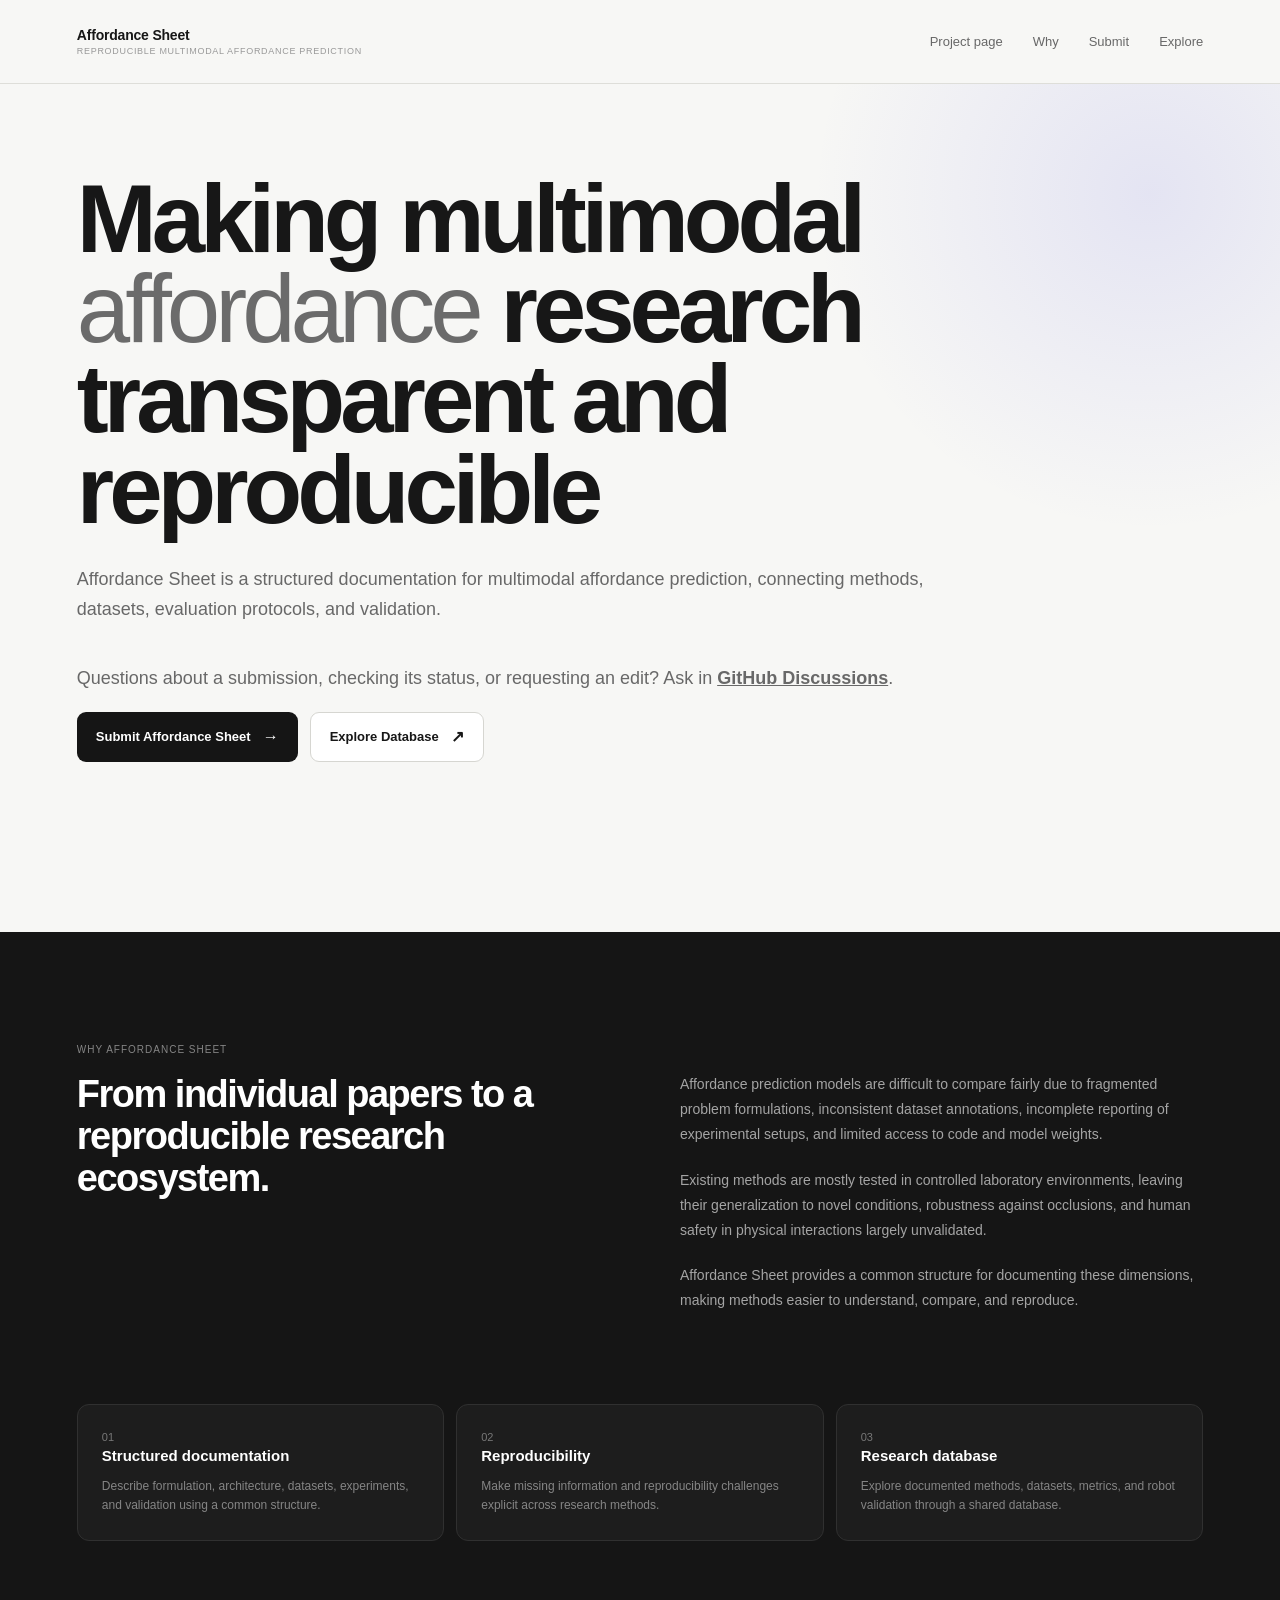
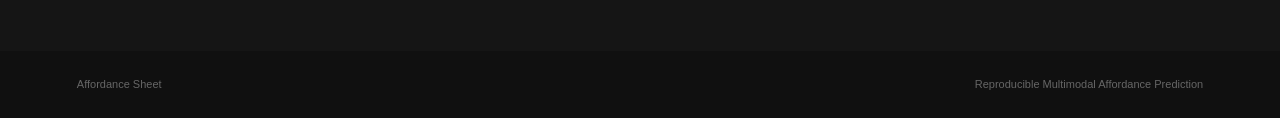
<file: docs/aff_sheet.html>
<!DOCTYPE html>
<html lang="en">

<head>
    <meta charset="UTF-8">

    <meta
        name="viewport"
        content="width=device-width, initial-scale=1.0"
    >

    <meta
        name="description"
        content="Affordance Sheet — a documentation and reproducibility platform for multimodal affordance prediction."
    >

    <title>Affordance Sheet</title>

    <link rel="stylesheet" href="css/aff_sheet.css">
</head>


<body>

    <!-- ================================
         NAVIGATION
    ================================= -->

    <header class="navbar">

        <div class="logo-text">

            <strong>Affordance Sheet</strong>

            <span>Reproducible Multimodal Affordance Prediction</span>

        </div>

        <nav class="nav-links">

            <a href="index.html">Project page</a>
            
            <a href="aff_sheet.html#about">Why</a>

            <a href="submit.html">Submit</a>

            <a href="explore.html">Explore</a>

        </nav>

    </header>



    <!-- ================================
         MAIN
    ================================= -->

    <main>


        <!-- ============================
             HERO
        ============================= -->

        <section class="hero">

            <div class="hero-background"></div>

            <div class="hero-content">

                <h1>
                    Making multimodal
                    <span>affordance</span>
                    research transparent and reproducible
                </h1>


                <p class="hero-description">
                    Affordance Sheet is a structured documentation
                    for multimodal affordance prediction,
                    connecting methods, datasets, evaluation
                    protocols, and validation.
                </p>

                <p class="hero-description discussion-note">
                    Questions about a submission, checking its status, or requesting an edit?
                    Ask in <a href="https://github.com/apicis/aff-sheet/discussions" target="_blank" rel="noopener noreferrer">GitHub Discussions</a>.
                </p>


                <div class="hero-actions">

                    <a
                        href="submit.html"
                        class="button button-primary"
                    >

                        <span>
                            Submit Affordance Sheet
                        </span>

                        <span class="button-arrow">
                            →
                        </span>

                    </a>


                    <a
                        href="explore.html"
                        class="button button-secondary"
                    >

                        <span>
                            Explore Database
                        </span>

                        <span class="button-arrow">
                            ↗
                        </span>

                    </a>
                </div>

            </div>

        </section>



        <!-- ================================
             ABOUT
        ================================= -->

        <section
            class="about"
            id="about"
        >

            <div class="container">


                <div class="about-grid">


                    <div class="about-heading">

                        <span class="section-label">
                            Why Affordance Sheet
                        </span>

                        <h2>

                            From individual papers
                            to a reproducible
                            research ecosystem.

                        </h2>

                    </div>


                    <div class="about-description">

                        <p>
                            Affordance prediction models are difficult to compare fairly due to fragmented 
                            problem formulations, inconsistent dataset annotations, incomplete reporting of 
                            experimental setups, and limited access to code and model weights.
                        </p>

                        <p>                           
                            Existing methods are mostly tested in controlled laboratory environments, 
                            leaving their generalization to novel conditions, robustness against occlusions, 
                            and human safety in physical interactions largely unvalidated.
                        </p>

                        <p>
                            Affordance Sheet provides a common
                            structure for documenting these
                            dimensions, making methods easier to
                            understand, compare, and reproduce.
                        </p>

                    </div>

                </div>



                <!-- ====================
                     FRAMEWORK
                ===================== -->

                <div
                    class="features"
                    id="framework"
                >


                    <article class="feature">

                        <span class="feature-number">
                            01
                        </span>

                        <h3>
                            Structured documentation
                        </h3>

                        <p>

                            Describe formulation, architecture,
                            datasets, experiments, and validation
                            using a common structure.

                        </p>

                    </article>


                    <article class="feature">

                        <span class="feature-number">
                            02
                        </span>

                        <h3>
                            Reproducibility
                        </h3>

                        <p>

                            Make missing information and
                            reproducibility challenges explicit
                            across research methods.

                        </p>

                    </article>


                    <article class="feature">

                        <span class="feature-number">
                            03
                        </span>

                        <h3>
                            Research database
                        </h3>

                        <p>

                            Explore documented methods, datasets,
                            metrics, and robot validation through
                            a shared database.

                        </p>

                    </article>


                </div>

            </div>

        </section>

    </main>



    <!-- ================================
         FOOTER
    ================================= -->

    <footer>

        <div class="container footer-content">

            <span>
                Affordance Sheet
            </span>

            <span>
                Reproducible Multimodal Affordance Prediction
            </span>

        </div>

    </footer>


</body>

</html>
</file>
<file: docs/css/aff_sheet.css>
/* =========================================
   VARIABLES
========================================= */

:root {

    --background: #f7f7f5;

    --surface: #ffffff;

    --dark: #151515;

    --dark-soft: #1d1d1d;

    --text: #171717;

    --text-secondary: #686868;

    --text-muted: #999999;

    --border: #deded9;

    --border-light: #eeeeea;

    --blue: #2563eb;

    --blue-light: #dbeafe;

    --blue-dark: #1d4ed8;

    --accent: #5b5ce2;

    --accent-soft: #eeeeff;

    --max-width: 1150px;

}



/* =========================================
   RESET
========================================= */

* {

    margin: 0;

    padding: 0;

    box-sizing: border-box;

}


html {

    scroll-behavior: smooth;

}


body {

    min-height: 100vh;

    background: var(--background);

    color: var(--text);

    font-family:
        Inter,
        -apple-system,
        BlinkMacSystemFont,
        "Segoe UI",
        sans-serif;

    line-height: 1.5;

}


a {

    color: inherit;

    text-decoration: none;

}


button,
input,
textarea,
select {

    font: inherit;

}



/* =========================================
   CONTAINER
========================================= */

.container {

    width: min(
        calc(100% - 12vw),
        var(--max-width)
    );

    margin: 0 auto;

}



/* =========================================
   NAVIGATION
========================================= */

.navbar {

    height: 84px;

    padding: 0 6vw;

    display: flex;

    align-items: center;

    justify-content: space-between;

    border-bottom: 1px solid var(--border);

    background: rgba(
        247,
        247,
        245,
        0.92
    );

    backdrop-filter: blur(12px);

    position: relative;

    z-index: 10;

}


.logo {

    display: flex;

    align-items: center;

    gap: 12px;

}


.logo-mark {

    width: 36px;

    height: 36px;

    display: flex;

    align-items: center;

    justify-content: center;

    border-radius: 10px;

    background: var(--dark);

    color: white;

    font-size: 14px;

    font-weight: 700;

}


.logo-text {

    display: flex;

    flex-direction: column;

    line-height: 1.15;

}


.logo-text strong {

    font-size: 14px;

    letter-spacing: -0.2px;

}


.logo-text span {

    margin-top: 3px;

    color: var(--text-muted);

    font-size: 9px;

    font-weight: 500;

    text-transform: uppercase;

    letter-spacing: 0.7px;

}


.nav-links {

    display: flex;

    align-items: center;

    gap: 30px;

    color: var(--text-secondary);

    font-size: 13px;

}


.nav-links a {

    transition:
        color 0.2s ease;

}


.nav-links a:hover {

    color: var(--text);

}



/* =========================================
   HERO
========================================= */

.hero {

    min-height:
        calc(100vh - 84px);

    padding:
        90px 6vw 100px;

    display: flex;

    align-items: center;

    position: relative;

    overflow: hidden;

}


.hero-background {

    position: absolute;

    width: 700px;

    height: 700px;

    right: -220px;

    top: -240px;

    border-radius: 50%;

    background:
        radial-gradient(
            circle,
            rgba(
                91,
                92,
                226,
                0.12
            ),
            transparent 68%
        );

    pointer-events: none;

}


.hero-content {

    width: 100%;

    max-width: var(--max-width);

    margin: 0 auto;

    position: relative;

    z-index: 2;

}


.hero-label {

    display: inline-flex;

    align-items: center;

    gap: 8px;

    margin-bottom: 28px;

    padding:
        7px 11px;

    border: 1px solid var(--border);

    border-radius: 30px;

    background: var(--surface);

    color: var(--text-secondary);

    font-size: 11px;

    font-weight: 600;

}


.hero-label-dot {

    width: 6px;

    height: 6px;

    border-radius: 50%;

    background: var(--accent);

}


.hero h1 {

    max-width: 900px;

    margin-bottom: 30px;

    font-size:
        clamp(
            52px,
            8vw,
            96px
        );

    line-height: 0.94;

    letter-spacing: -5px;

    font-weight: 700;

}


.hero h1 span {

    color: #6b6b6b;

    font-weight: 400;

}


.hero-description {

    max-width: 850px;

    margin-bottom: 40px;

    color: var(--text-secondary);

    font-size: 18px;

    line-height: 1.65;

}



/* =========================================
   BUTTONS
========================================= */

.hero-actions {

    display: flex;

    align-items: center;

    gap: 12px;

    margin-bottom: 70px;

}


.button {

    min-height: 50px;

    padding:
        0 19px;

    display: inline-flex;

    align-items: center;

    justify-content: center;

    gap: 12px;

    border-radius: 9px;

    font-size: 13px;

    font-weight: 600;

    transition:
        transform 0.2s ease,
        background 0.2s ease,
        border-color 0.2s ease;

}


.button:hover {

    transform: translateY(-2px);

}


.button-primary {

    background: var(--dark);

    color: white;

}


.button-primary:hover {

    background: #303030;

}


.button-secondary {

    border: 1px solid #d6d6d1;

    background: white;

    color: var(--text);

}


.button-secondary:hover {

    border-color: #aaa;

}


.button-arrow {

    font-size: 16px;

}



/* =========================================
   STATISTICS
========================================= */

.stats {

    max-width: 850px;

    display: grid;

    grid-template-columns:
        repeat(4, 1fr);

    border-top: 1px solid var(--border);

    border-bottom: 1px solid var(--border);

}


.stat {

    padding:
        22px 20px 22px 0;

    border-right: 1px solid var(--border);

}


.stat:not(:first-child) {

    padding-left: 20px;

}


.stat:last-child {

    border-right: none;

}


.stat strong {

    display: block;

    margin-bottom: 3px;

    font-size: 26px;

    line-height: 1;

    letter-spacing: -1px;

}


.stat span {

    color: var(--text-muted);

    font-size: 10px;

    text-transform: uppercase;

    letter-spacing: 0.7px;

}



/* =========================================
   ABOUT
========================================= */

.about {

    padding:
        110px 0;

    background: var(--dark);

    color: white;

}


.about-grid {

    display: grid;

    grid-template-columns:
        1fr 1fr;

    gap: 80px;

}


.section-label {

    display: block;

    margin-bottom: 17px;

    color: #858585;

    font-size: 10px;

    text-transform: uppercase;

    letter-spacing: 1px;

}


.about-heading h2 {

    max-width: 650px;

    font-size: 38px;

    line-height: 1.1;

    letter-spacing: -1.5px;

}


.about-description {

    padding-top: 30px;

}


.about-description p {

    max-width: 650px;

    margin-bottom: 20px;

    color: #a4a4a4;

    font-size: 14px;

    line-height: 1.8;

}



/* =========================================
   FEATURES
========================================= */

.features {

    display: grid;

    grid-template-columns:
        repeat(3, 1fr);

    gap: 12px;

    margin-top: 70px;

}


.feature {

    padding: 24px;

    border: 1px solid #303030;

    border-radius: 12px;

    background: var(--dark-soft);

}


.feature-number {

    display: block;

    margin-bottom: 0;

    color: #777;

    font-size: 11px;

}


.feature h3 {

    margin-bottom: 9px;

    font-size: 15px;

}


.feature p {

    color: #858585;

    font-size: 12px;

    line-height: 1.65;

}



/* =========================================
   FOOTER
========================================= */

footer {

    padding:
        25px 0;

    background: #101010;

    color: #666;

    font-size: 11px;

}


.footer-content {

    display: flex;

    align-items: center;

    justify-content: space-between;

}



/* =========================================
   RESPONSIVE
========================================= */

@media (max-width: 800px) {


    .navbar {

        padding: 0 5vw;

    }


    .nav-links {

        display: none;

    }


    .hero {

        padding:
            70px 5vw 80px;

    }


    .hero h1 {

        font-size: 58px;

        letter-spacing: -3px;

    }


    .hero-description {

        font-size: 16px;

    }


    .stats {

        grid-template-columns:
            repeat(2, 1fr);

    }


    .stat {

        border-bottom: 1px solid var(--border);

    }


    .stat:nth-child(2) {

        border-right: none;

    }


    .stat:nth-child(3),
    .stat:nth-child(4) {

        border-bottom: none;

    }


    .about {

        padding:
            80px 0;

    }


    .about-grid {

        grid-template-columns: 1fr;

        gap: 20px;

    }


    .about-description {

        padding-top: 0;

    }


    .features {

        grid-template-columns: 1fr;

    }

}



@media (max-width: 500px) {


    .hero h1 {

        font-size: 47px;

        letter-spacing: -2.5px;

    }


    .hero-actions {

        flex-direction: column;

        align-items: stretch;

    }


    .button {

        width: 100%;

    }


    .stats {

        grid-template-columns: 1fr;

    }


    .stat {

        border-right: none;

        border-bottom: 1px solid var(--border);

    }


    .stat:not(:first-child) {

        padding-left: 0;

    }


    .stat:last-child {

        border-bottom: none;

    }


    .footer-content {

        flex-direction: column;

        align-items: flex-start;

        gap: 8px;

    }

}

/* =========================================
   EXPLORE PAGE
========================================= */

        .explore-page {

            min-height: 100vh;

            padding: 70px 6vw 90px;

            background: var(--background);

        }


        .explore-container {

            width: min(
                100%,
                var(--max-width)
            );

            margin: 0 auto;

        }


        .explore-header {

            margin-bottom: 35px;

        }


        .explore-label {

            display: inline-block;

            margin-bottom: 14px;

            color: var(--blue);

            font-size: 11px;

            font-weight: 700;

            text-transform: uppercase;

            letter-spacing: 1px;

        }


        .explore-header h1 {

            margin-bottom: 15px;

            color: var(--dark);

            font-size: clamp(
                40px,
                6vw,
                64px
            );

            line-height: 1;

            letter-spacing: -3px;

        }


        .explore-header p {

            max-width: 850px;

            color: var(--text-secondary);

            font-size: 16px;

            line-height: 1.7;

        }


        .catalogue {

            width: 100%;

            border:
                1px solid var(--border);

            border-radius: 8px;

            background: white;

            box-shadow:
                0 10px 40px
                rgba(71, 88, 140, 0.08);

        }


        .catalogue-toolbar {

            padding: 24px;

            border-bottom: 1px solid var(--border);

        }


        .catalogue-toolbar h2 {

            margin-bottom: 18px;

            color: var(--dark);

            font-size: 24px;

        }


        .catalogue-filters {

            display: grid;

            grid-template-columns: minmax(220px, 2fr) repeat(3, minmax(145px, 1fr)) auto;

            gap: 12px;

            align-items: end;

        }


        .catalogue-filters label {

            display: grid;

            gap: 6px;

            color: var(--text-secondary);

            font-size: 12px;

            font-weight: 700;

        }


        .catalogue-filters input,
        .catalogue-filters select {

            width: 100%;

            min-height: 42px;

            padding: 0 12px;

            border: 1px solid var(--border);

            border-radius: 4px;

            background: white;

            color: var(--dark);

            font: inherit;

        }


        .catalogue-clear {

            min-height: 42px;

            white-space: nowrap;

        }


        .catalogue-status {

            display: flex;

            width: max-content;

            max-width: 100%;

            column-gap: 10px;

            align-items: center;

            padding: 10px 0 0;

            color: var(--text-secondary);

            font-size: 13px;

        }


        .catalogue-results-wrap,
        .comparison-content {

            overflow-x: auto;

        }


        .catalogue-hint {

            margin: 8px 0 0;

            color: var(--text-secondary);

            font-size: 13px;

        }


        .catalogue-cards {

            display: grid;

            grid-template-columns: repeat(auto-fit, minmax(280px, 1fr));

            gap: 16px;

            padding: 24px;

        }


        .catalogue-card {

            position: relative;

            display: flex;

            flex-direction: column;

            padding: 20px;

            border: 1px solid var(--border);

            border-radius: 6px;

            background: white;

        }


        .catalogue-card:focus-visible {

            outline: 2px solid var(--primary);

            outline-offset: 3px;

        }


        .catalogue-card.is-expanded {

            border-color: var(--primary);

            box-shadow: 0 12px 28px rgba(71, 88, 140, 0.12);

        }


        .catalogue-card-header {

            display: flex;

            justify-content: space-between;

            gap: 16px;

            align-items: flex-start;

            margin-bottom: 12px;

        }


        .catalogue-card-summary {

            padding-bottom: 14px;

        }


        .catalogue-card-header h3 {

            color: var(--dark);

            font-size: 21px;

            line-height: 1.15;

        }


        .catalogue-card-controls {

            display: flex;

            flex: 0 0 auto;

            gap: 6px;

            align-items: center;

        }


        .catalogue-selection {

            display: grid;

            width: 28px;

            height: 28px;

            flex: 0 0 28px;

            place-items: center;

            border: 1px solid var(--border);

            border-radius: 4px;

            cursor: pointer;

        }


        .catalogue-selection input {

            width: 16px;

            height: 16px;

            margin: 0;

            accent-color: var(--primary);

        }


        .catalogue-card-fields {

            display: grid;

            grid-template-columns: max-content minmax(0, 1fr);

            column-gap: 16px;

            row-gap: 12px;

            margin: 0;

        }


        .catalogue-card-fields dt {

            color: var(--text-secondary);

            font-size: 11px;

            font-weight: 700;

            text-transform: uppercase;

            white-space: nowrap;

            grid-column: 1;

            align-self: center;

        }


        .catalogue-card-fields dd {

            display: flex;

            flex-wrap: wrap;

            gap: 6px;

            align-items: center;

            margin: 0;

            color: var(--dark);

            font-size: 13px;

            overflow-wrap: anywhere;

            grid-column: 2;

            align-self: center;

        }


        .catalogue-expanded-sections {

            display: grid;

            gap: 8px;

            margin-top: 22px;

            padding-top: 18px;

        }


        .single-sheet-view .catalogue-expanded-sections {

            gap: 6px;

            margin-top: 8px;

            padding-top: 8px;

        }


        .catalogue-expanded-section summary {

            padding: 10px 0;

            cursor: pointer;

            color: var(--dark);

            font-size: 13px;

            font-weight: 700;

        }


        .catalogue-expanded-section summary {

            padding: 10px 12px;

            border-radius: 4px;

            background: #f5f7fb;

        }


        .catalogue-expanded-fields {

            display: grid;

            grid-template-columns: max-content minmax(0, 1fr);

            gap: 9px 14px;

            margin: 0 0 14px;

            font-size: 13px;

        }


        .catalogue-expanded-fields dt {

            color: var(--text-secondary);

            font-weight: 700;

            white-space: nowrap;

        }


        .catalogue-expanded-fields dd {

            display: flex;

            min-height: 20px;

            align-items: center;

            margin: 0;

            overflow-wrap: anywhere;

        }


        .catalogue-expanded-fields dd input[type="checkbox"] {

            width: 18px;

            height: 18px;

            margin: 0;

            accent-color: var(--primary);

        }


        .catalogue-expanded-fields a,
        .catalogue-field-table a {

            color: var(--primary);

            overflow-wrap: anywhere;

        }


        .catalogue-field-table {

            width: min(100%, 360px);

            table-layout: fixed;

            margin: 0 auto 14px 0;

        }


        .catalogue-expanded-section > .catalogue-field-table:first-of-type {

            margin-top: 8px;

        }


        .catalogue-setup-table tbody th {

            color: var(--text-secondary);

            font-size: 11px;

            font-weight: 700;

            text-align: left;

            white-space: nowrap;

        }


        table.catalogue-field-table {

            width: min(100%, 360px);

            border-collapse: collapse;

            font-size: 13px;

        }


        table.catalogue-field-table.catalogue-wide-table {

            width: min(100%, 520px);

            max-width: 520px;

        }


        .catalogue-field-table th,
        .catalogue-field-table td {

            padding: 7px 8px;

            border: 1px solid var(--border);

            text-align: left;

            vertical-align: top;

        }


        .catalogue-field-table th {

            background: #f5f7fb;

            color: var(--text-secondary);

            font-size: 10px;

            text-transform: uppercase;

        }


        .catalogue-badge {

            display: inline-flex;

            align-items: center;

            min-height: 26px;

            padding: 4px 9px;

            border-radius: 4px;

            font-size: 12px;

            font-weight: 700;

            line-height: 1.2;

        }


        .catalogue-task-badge {

            background: #e8f1ff;

            color: #24539a;

        }


        .catalogue-modality-badge {

            background: #fff0dc;

            color: #805218;

        }


        .catalogue-dataset-badge {

            background: #e8f6ee;

            color: #21613b;

        }


        .catalogue-card-fields dd input[type="checkbox"] {

            width: 18px;

            height: 18px;

            margin: 0;

            align-self: center;

            accent-color: var(--primary);

        }


        .catalogue-empty {

            grid-column: 1 / -1;

            padding: 30px 8px;

            color: var(--text-secondary);

            text-align: center;

        }


        .catalogue-download {

            display: inline-grid;

            width: 28px;

            height: 28px;

            min-width: 28px;

            min-height: 28px;

            flex: 0 0 28px;

            padding: 0 !important;

            place-items: center;

            border: 1px solid var(--border) !important;

            border-radius: 4px;

            background: white !important;

            color: var(--dark) !important;

            font-size: 0 !important;

            line-height: 1;

        }


        .catalogue-download span {

            position: relative;

            display: block;

            width: 14px;

            height: 18px;

        }


        .catalogue-download span::before {

            position: absolute;

            top: 0;

            left: 50%;

            height: 11px;

            border-left: 2px solid currentColor;

            content: "";

            transform: translateX(-1px);

        }


        .catalogue-download span::after {

            position: absolute;

            bottom: 4px;

            left: 50%;

            width: 8px;

            height: 8px;

            border-right: 2px solid currentColor;

            border-bottom: 2px solid currentColor;

            content: "";

            transform: translateX(-50%) rotate(45deg);

        }


        .catalogue-download:hover,
        .catalogue-download:focus-visible {

            border-color: var(--primary) !important;

            color: var(--primary) !important;

        }


        .comparison-bar {

            display: flex;

            justify-content: space-between;

            align-items: center;

            margin: 8px 24px 0;

            padding: 7px 12px;

            border: 1px solid var(--dark);

            border-radius: 6px;

            background: var(--dark);

            color: white;

            font-size: 13px;

        }


        .comparison-bar .button {

            min-height: 32px;

            padding: 6px 12px;

            font-size: 13px;

        }


        .catalogue [hidden] {

            display: none;

        }


        body.sheet-dialog-open {

            overflow: hidden;

            padding-right: var(--sheet-dialog-scrollbar, 0px);

            overscroll-behavior: none;

        }


        .comparison-dialog {

            position: fixed;

            top: 50%;

            left: 50%;

            margin: 0;

            width: min(1400px, calc(100vw - 32px));

            max-height: calc(100vh - 32px);

            padding: 0;

            border: 1px solid var(--border);

            border-radius: 8px;

            background: white;

            transform: translate(-50%, -50%);

        }


        .comparison-dialog::backdrop {

            background: rgba(18, 24, 43, 0.58);

        }


        .comparison-dialog > header {

            display: flex;

            align-items: center;

            padding: 20px 24px;

            border-bottom: 1px solid var(--border);

            justify-content: flex-end;

        }


        #close-comparison {

            cursor: pointer;

            border: 0;

            background: transparent;

            color: var(--dark);

            font-size: 28px;

            line-height: 1;

        }


        .comparison-content {

            max-height: calc(100vh - 120px);

            overflow: auto;

        }


        .comparison-aligned {

            min-width: 680px;

            padding: 18px 24px 24px;

        }


        .comparison-model-headings,
        .comparison-section-cells {

            display: grid;

            grid-template-columns: repeat(var(--comparison-columns), minmax(0, 1fr));

        }


        .comparison-model-headings {

            position: sticky;

            top: 0;

            z-index: 2;

            background: white;

        }


        .comparison-model-headings h3 {

            min-width: 0;

            margin: 0;

            padding: 14px 16px;

            color: var(--dark);

            font-size: 18px;

            overflow-wrap: anywhere;

        }


        .comparison-section-row > h4 {

            margin: 0;

            padding: 10px 12px;

            border-radius: 4px;

            background: #f5f7fb;

            color: var(--dark);

            font-size: 13px;

        }


        .comparison-section-cell {

            min-width: 0;

            padding: 12px 16px;

            overflow-wrap: anywhere;

        }


        .comparison-section-cell + .comparison-section-cell {

            border-left: 1px solid var(--border);

        }


        .comparison-setup-table-row .comparison-section-cell {

            padding-top: 14px;

            padding-bottom: 14px;

        }


        .comparison-section-cell .catalogue-expanded-fields {

            margin-bottom: 0;

        }


        .comparison-section-cell .catalogue-field-table {

            margin: 0;

        }


        .comparison-content table.catalogue-field-table {

            width: min(100%, 360px);

            max-width: 360px;

            margin-right: auto;

        }


        .comparison-content table.catalogue-field-table.catalogue-wide-table {

            width: min(100%, 520px);

            max-width: 520px;

        }


        .comparison-experimental-setup .catalogue-field-table + .catalogue-field-table {

            margin-top: 16px;

        }


        .explore-feedback {

            margin-top: 70px;

        }


        .explore-feedback-header {

            margin-bottom: 30px;

        }


        .explore-feedback-header h2 {

            margin-bottom: 10px;

            color: var(--dark);

            font-size: 28px;

            letter-spacing: -1px;

        }


        .explore-feedback-header p {

            color: var(--text-secondary);

            font-size: 15px;

            line-height: 1.7;

        }


        @media (max-width: 700px) {

            .explore-page {

                padding:
                    50px 5vw 70px;

            }


            .explore-header h1 {

                font-size: 45px;

                letter-spacing: -2px;

            }


            .catalogue-filters {

                grid-template-columns: 1fr;

            }


            .catalogue-cards {

                grid-template-columns: 1fr;

                padding: 16px;

            }


            .catalogue-card-fields {

                grid-template-columns: max-content minmax(0, 1fr);

            }


        }


/* =========================================
   SUBMIT PAGE
========================================= */

/* =========================================
   CREATE PAGE
========================================= */

.create-page {

    min-height: 100vh;

    padding: 75px 6vw 100px;

    background:
        radial-gradient(
            circle at 80% 10%,
            rgba(139, 108, 246, 0.08),
            transparent 30%
        ),
        var(--background);

}


.create-container {

    width: min(
        100%,
        1100px
    );

    margin: 0 auto;

}


.create-header {

    margin-bottom: 55px;

}


.create-label {

    display: inline-block;

    margin-bottom: 15px;

    color: var(--blue);

    font-size: 10px;

    font-weight: 700;

    text-transform: uppercase;

    letter-spacing: 1px;

}


.create-header h1 {

    margin-bottom: 18px;

    color: var(--dark);

    font-size:
        clamp(
            42px,
            6vw,
            68px
        );

    line-height: 1;

    letter-spacing: -3px;

}


.create-header p {

    max-width: 850px;

    color: var(--text-secondary);

    font-size: 16px;

    line-height: 1.7;

}


.discussion-note {

    margin: 1em 0;

}


.discussion-note a {

    font-weight: 700;

    text-decoration: underline;

}



/* =========================================
   FORM SECTION
========================================= */

.form-section {

    margin-bottom: 10px;

    padding: 10px;

    border:
        1px solid var(--border);

    border-radius: 10px;

    background: rgba(
        255,
        255,
        255,
        0.82
    );

    box-shadow:
        0 8px 30px
        rgba(71, 88, 140, 0.04);

}


.form-section-header {

    margin-bottom: 15px;

    padding-bottom: 20px;

    border-bottom:
        1px solid var(--border-light);

}


.form-section-header h2 {

    margin-bottom: 7px;

    color: var(--dark);

    font-size: 20px;

    letter-spacing: -0.5px;

}


.form-section-header p {

    color: var(--text-secondary);

    font-size: 12px;

}



/* =========================================
   FORM FIELDS
========================================= */

.form-fields {

    display: grid;

    grid-template-columns:
        repeat(2, 1fr);

    gap: 24px 20px;

}


.form-field {

    display: flex;

    flex-direction: column;

}


.form-field:has(textarea),
.form-field:has(.multiselect),
.form-field:has(.pills-container),
.form-field:has(.table-wrapper),
.form-field[data-show-if] {

    grid-column: 1 / -1;

}


.form-field > label {

    margin-bottom: 8px;

    color: var(--dark);

    font-size: 12px;

    font-weight: 600;

}


.form-field input,
.form-field select,
.form-field textarea {

    width: 100%;

    padding:
        11px 13px;

    border:
        1px solid #d9dfec;

    border-radius: 8px;

    outline: none;

    background: white;

    color: var(--dark);

    font-size: 13px;

    transition:
        border-color 0.2s ease,
        box-shadow 0.2s ease;

}


.form-field textarea {

    resize: vertical;

    min-height: 110px;

}


.form-field input:focus,
.form-field select:focus,
.form-field textarea:focus {

    border-color: var(--blue);

    box-shadow:
        0 0 0 3px
        rgba(71, 114, 255, 0.10);

}


.form-field input::placeholder,
.form-field textarea::placeholder {

    color: #b0b7c5;

}


.form-field-checkbox {

    flex-direction: row;

    flex-wrap: wrap;

    align-items: center;

    gap: 10px;

}


.form-field-checkbox > label {

    margin-bottom: 0;

    order: 2;

}


.form-field-checkbox input[type="checkbox"] {

    width: auto;

    order: 1;

}


.form-field-checkbox > .field-help {

    order: 3;

    flex-basis: 100%;

    margin: 0;

}


.form-field-markdown {

    margin: 0;

    padding: 0;

}


.form-field-markdown > div {

    color: var(--dark);

    font-size: 13px;

    font-weight: 600;

    margin-bottom: 2px;

}


.pills-container {

    display: flex;

    flex-wrap: wrap;

    gap: 2px;

    padding: 2px;

    border: 1px solid #d9dfec;

    border-radius: 8px;

    background: white;

    align-items: center;

    position: relative;

}


.pills-display {

    display: flex;

    flex-wrap: wrap;

    gap: 8px;

    flex: 1;

}


.pill {

    display: inline-flex;

    align-items: center;

    gap: 6px;

    padding: 6px 12px;

    background: #f0f3f9;

    border: 1px solid #d9dfec;

    border-radius: 20px;

    font-size: 13px;

    color: var(--dark);

}


.pill-remove {

    background: none;

    border: none;

    font-size: 16px;

    cursor: pointer;

    padding: 0;

    margin-left: 4px;

    color: #999;

}


.pill-remove:hover {

    color: var(--dark);

}


.pills-add-button {

    background: none;

    border: none;

    font-size: 18px;

    cursor: pointer;

    color: #999;

    padding: 0;

    width: 24px;

    height: 24px;

    display: flex;

    align-items: center;

    justify-content: center;

}


.pills-add-button:hover {

    color: var(--dark);

}


.pills-menu {

    position: absolute;

    background: white;

    border: 1px solid #d9dfec;

    border-radius: 8px;

    box-shadow: 0 2px 8px rgba(0, 0, 0, 0.1);

    z-index: 10;

    min-width: 200px;

}


.pills-menu-item {

    display: block;

    width: 100%;

    padding: 10px 12px;

    border: none;

    background: none;

    text-align: left;

    font-size: 13px;

    color: var(--dark);

    cursor: pointer;

}


.pills-menu-item:hover {

    background: #f0f3f9;

}



/* =========================================
   TABLE
========================================= */

.table-wrapper {

    overflow-x: auto;

}


.data-table {

    width: 100%;

    border-collapse: collapse;

    border: 1px solid #d9dfec;

    border-radius: 8px;

    overflow: hidden;

}


.data-table thead {

    background: #f8fafc;

}


.data-table th {

    padding: 10px 12px;

    text-align: left;

    font-weight: 600;

    font-size: 12px;

    color: var(--dark);

    border-bottom: 1px solid #d9dfec;

}


.data-table td {

    padding: 8px 12px;

    border-bottom: 1px solid #e8ecf5;

}


.table-cell-input {

    width: 100%;

    padding: 6px 8px;

    border: 1px solid #d9dfec;

    border-radius: 4px;

    outline: none;

    background: white;

    color: var(--dark);

    font-size: 13px;

    font-family: inherit;

    box-sizing: border-box;

}


.table-cell-input:focus {

    border-color: var(--blue);

    box-shadow: 0 0 0 3px rgba(71, 114, 255, 0.1);

}


.table-last-cell-inner {

    display: flex;

    align-items: center;

    gap: 8px;

}


.table-last-cell-inner .table-cell-input {

    flex: 1;

}


.table-delete-button {

    width: 24px;

    height: 24px;

    border: 1px solid #d9dfec;

    border-radius: 50%;

    background: white;

    color: #7b879c;

    font-size: 14px;

    line-height: 1;

    cursor: pointer;

    flex-shrink: 0;

}


.table-delete-button:hover {

    color: #dc2626;

    border-color: #fecaca;

    background: #fff1f2;

}


.table-add-row td {

    padding: 8px 12px;

    border-bottom: none;

}


.table-add-button {

    background: none;

    border: none;

    color: var(--blue);

    font-size: 13px;

    font-weight: 500;

    cursor: pointer;

    padding: 6px 0;

}


.table-add-button:hover {

    text-decoration: underline;

}



/* =========================================
   MULTISELECT
========================================= */

.multiselect {

    display: flex;

    flex-wrap: wrap;

    gap: 8px;

}


.choice {

    position: relative;

    display: inline-flex;

    align-items: center;

}


.choice input {

    position: absolute;

    opacity: 0;

    pointer-events: none;

}


.choice span {

    display: block;

    padding:
        8px 12px;

    border:
        1px solid #d9dfec;

    border-radius: 7px;

    background: white;

    color: var(--text-secondary);

    font-size: 12px;

    cursor: pointer;

    transition:
        background 0.2s ease,
        border-color 0.2s ease,
        color 0.2s ease;

}


.choice input:checked + span {

    border-color: var(--blue);

    background: var(--blue-light);

    color: var(--blue-dark);

}


.choice span:hover {

    border-color: #b9c4db;

}



/* =========================================
   HELP
========================================= */

.field-help {

    margin-top: 8px;

    color: var(--text-muted);

    font-size: 10px;

    line-height: 1.5;

}


/* =========================================
   REPEATABLE SECTIONS
========================================= */

.repeatable-entries {

    display: flex;

    flex-direction: column;

    gap: 16px;

}


.repeatable-entry {

    border: 1px solid #e8ecf5;

    border-radius: 10px;

    padding: 16px;

    background: #fbfcff;

}


.repeatable-entry-actions {

    display: flex;

    justify-content: flex-end;

    margin-top: 12px;

}


.repeatable-remove-button,
.repeatable-add-button {

    border: 1px solid #d9dfec;

    border-radius: 8px;

    background: white;

    color: var(--dark);

    font-size: 12px;

    padding: 8px 12px;

    cursor: pointer;

}


.repeatable-remove-button:disabled {

    opacity: 0.5;

    cursor: not-allowed;

}


.repeatable-add-wrap {

    margin-top: 14px;

}


.repeatable-add-button {

    color: var(--blue);

    border-color: #cfd9ff;

    background: #f6f8ff;

}



/* =========================================
   SUBMISSION
========================================= */

.form-submit {

    display: flex;

    justify-content: space-between;

    align-items: center;

    flex-wrap: wrap;

    gap: 12px;

    margin-top: 35px;

}


.turnstile-wrap {

    min-height: 64px;

}


.form-submit .button {

    border: none;

    cursor: pointer;

}


.form-submit .button.is-incomplete {

    opacity: 0.6;

}


.form-message {

    margin-top: 15px;

    padding: 12px 15px;

    border-radius: 8px;

    font-size: 12px;

    display: none;

}


.form-message p {

    line-height: 1.6;

}


.form-message p + p {

    margin-top: 10px;

}


.form-message a {

    color: inherit;

    font-weight: 600;

    text-decoration: underline;

}


.form-message.success {

    display: block;

    background: #eaf8f0;

    color: #26734d;

    border:
        1px solid #c9ead8;

}


.form-message.pending {

    display: block;

    background: #f0f3f9;

    color: #4a5568;

    border:
        1px solid #d9dfec;

}


    .form-message.error {

        display: block;

        background: #fff0f0;

        color: #a33;

        border:
        1px solid #f2cccc;

    }


.form-error {

    padding: 20px;

    border-radius: 10px;

    background: #fff0f0;

    border:
        1px solid #f2cccc;

    color: #a33;

    font-size: 13px;

}



/* =========================================
   RATING
========================================= */

.rating-stars {

    display: flex;

    flex-direction: row-reverse;

    justify-content: flex-end;

    gap: 4px;

}


.rating-stars input {

    position: absolute;

    opacity: 0;

    width: 0;

    height: 0;

}


.rating-stars label {

    font-size: 26px;

    line-height: 1;

    color: #d9dfec;

    cursor: pointer;

    transition: color 0.15s ease;

}


.rating-stars label:hover,

.rating-stars label:hover ~ label,

.rating-stars input:checked ~ label {

    color: #f5b942;

}



/* =========================================
   RESPONSIVE
========================================= */

@media (max-width: 700px) {

    .create-page {

        padding:
            50px 5vw 70px;

    }


    .form-fields {

        grid-template-columns: 1fr;

    }


    .form-section {

        padding: 22px;

    }


    .form-field:has(textarea),
    .form-field:has(.multiselect) {

        grid-column: auto;

    }


    .form-submit {

        justify-content: stretch;

    }


    .form-submit .button {

        width: 100%;

    }

}
</file>
